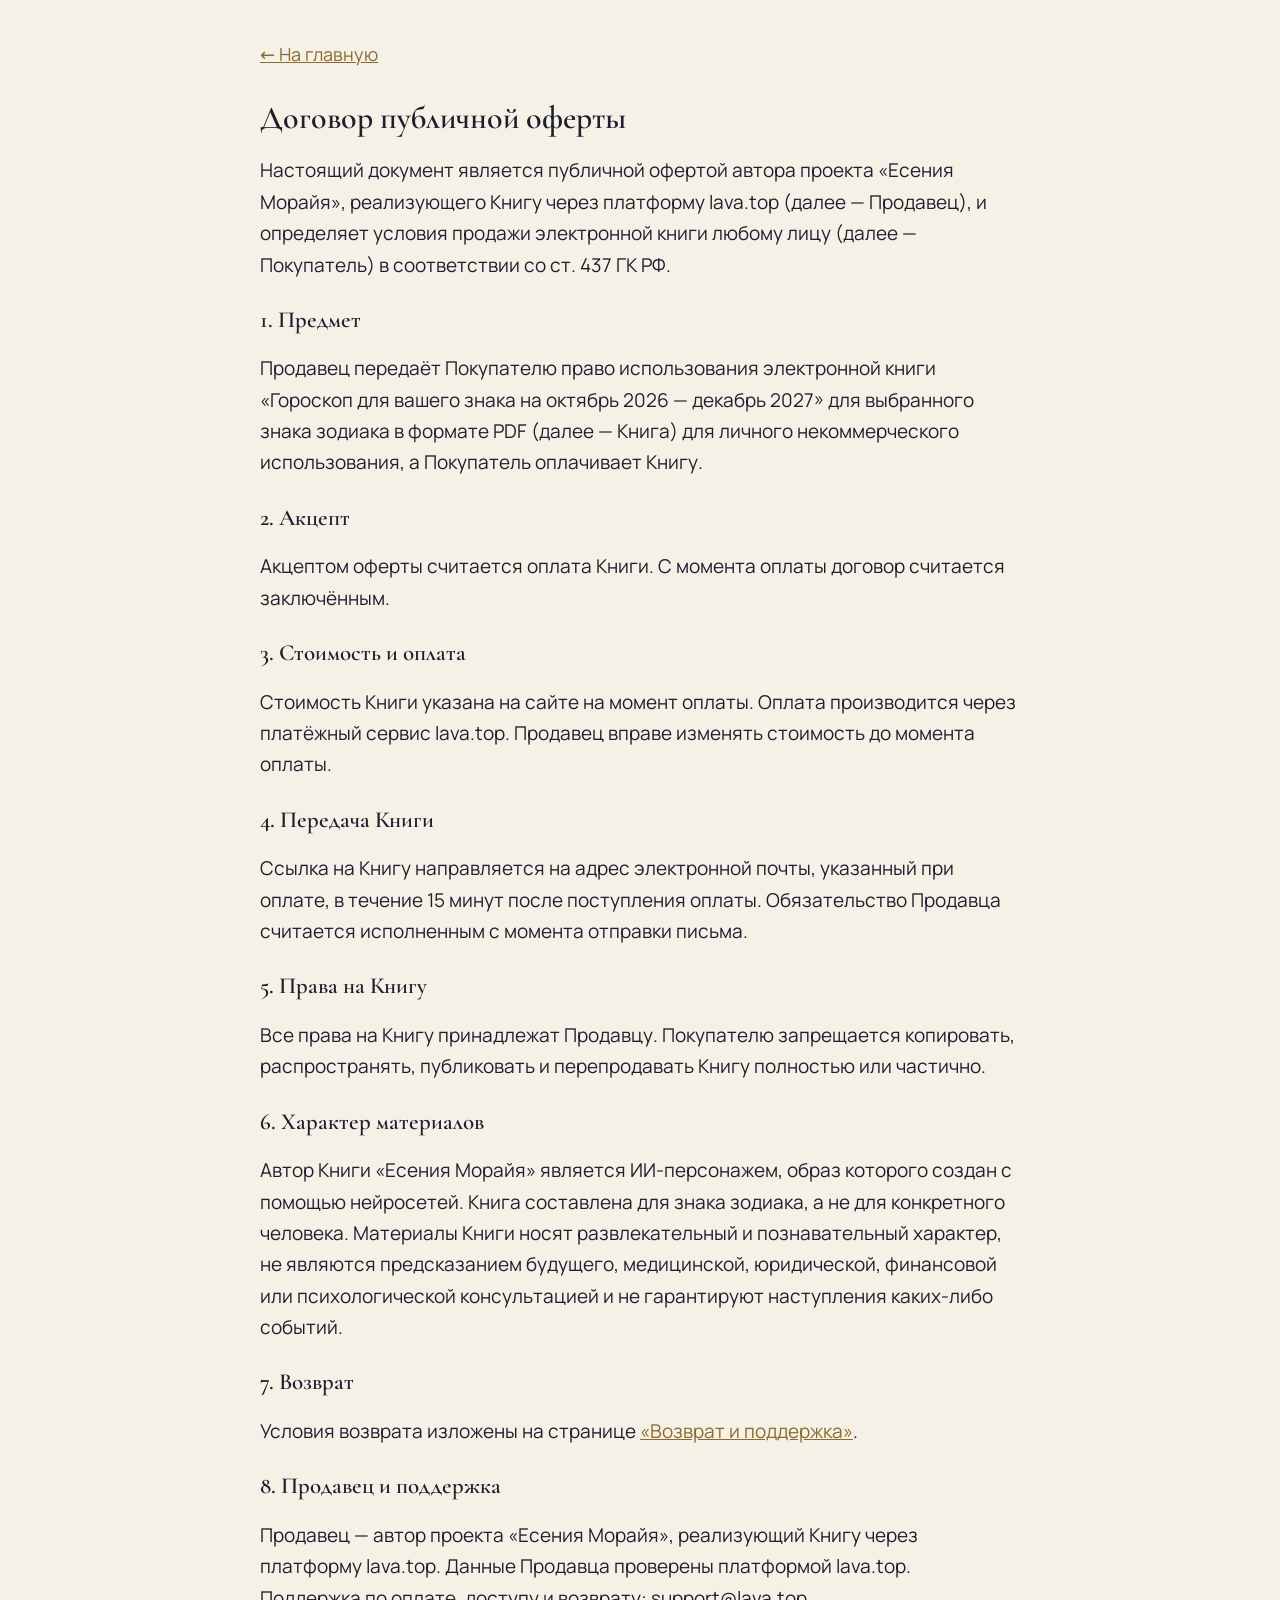
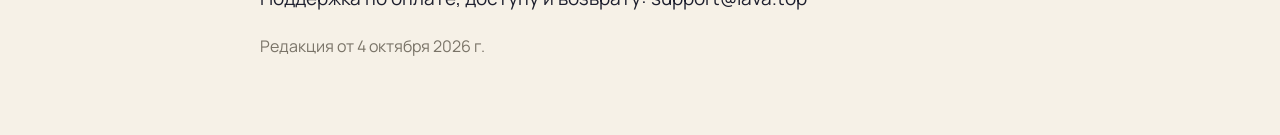
<file: oferta.html>
<!doctype html><html lang="ru"><head><meta charset="utf-8"><meta name="viewport" content="width=device-width,initial-scale=1"><title>Договор публичной оферты — Есения Морайя</title><style>body{margin:0;background:#f6f1e7;color:#1d1f2e;font:19px/1.65 Manrope,system-ui,sans-serif}.doc{max-width:760px;margin:0 auto;padding:28px 18px 60px}h1{font:600 32px/1.15 "Cormorant Garamond",Georgia,serif;margin:18px 0 18px}h2{font:600 23px/1.2 "Cormorant Garamond",Georgia,serif;margin:26px 0 6px}a{color:#8a6a2f}.back{display:inline-block;padding:12px 0;font-size:18px}.muted{color:#7a7468;font-size:16px}</style><link rel="stylesheet" href="fonts/fonts.css"></head><body><div class="doc"><a class="back" href="index.html">← На главную</a><h1>Договор публичной оферты</h1>
<p>Настоящий документ является публичной офертой автора проекта «Есения Морайя», реализующего Книгу через платформу lava.top (далее — Продавец), и определяет условия продажи электронной книги любому лицу (далее — Покупатель) в соответствии со ст. 437 ГК РФ.</p>
<h2>1. Предмет</h2><p>Продавец передаёт Покупателю право использования электронной книги «Гороскоп для вашего знака на октябрь 2026 — декабрь 2027» для выбранного знака зодиака в формате PDF (далее — Книга) для личного некоммерческого использования, а Покупатель оплачивает Книгу.</p>
<h2>2. Акцепт</h2><p>Акцептом оферты считается оплата Книги. С момента оплаты договор считается заключённым.</p>
<h2>3. Стоимость и оплата</h2><p>Стоимость Книги указана на сайте на момент оплаты. Оплата производится через платёжный сервис lava.top. Продавец вправе изменять стоимость до момента оплаты.</p>
<h2>4. Передача Книги</h2><p>Ссылка на Книгу направляется на адрес электронной почты, указанный при оплате, в течение 15 минут после поступления оплаты. Обязательство Продавца считается исполненным с момента отправки письма.</p>
<h2>5. Права на Книгу</h2><p>Все права на Книгу принадлежат Продавцу. Покупателю запрещается копировать, распространять, публиковать и перепродавать Книгу полностью или частично.</p>
<h2>6. Характер материалов</h2><p>Автор Книги «Есения Морайя» является ИИ-персонажем, образ которого создан с помощью нейросетей. Книга составлена для знака зодиака, а не для конкретного человека. Материалы Книги носят развлекательный и познавательный характер, не являются предсказанием будущего, медицинской, юридической, финансовой или психологической консультацией и не гарантируют наступления каких-либо событий.</p>
<h2>7. Возврат</h2><p>Условия возврата изложены на странице <a href="refund.html">«Возврат и поддержка»</a>.</p>
<h2>8. Продавец и поддержка</h2><p>Продавец — автор проекта «Есения Морайя», реализующий Книгу через платформу lava.top. Данные Продавца проверены платформой lava.top.<br>Поддержка по оплате, доступу и возврату: support@lava.top</p><p class="muted">Редакция от 4 октября 2026 г.</p></div></body></html>
</file>
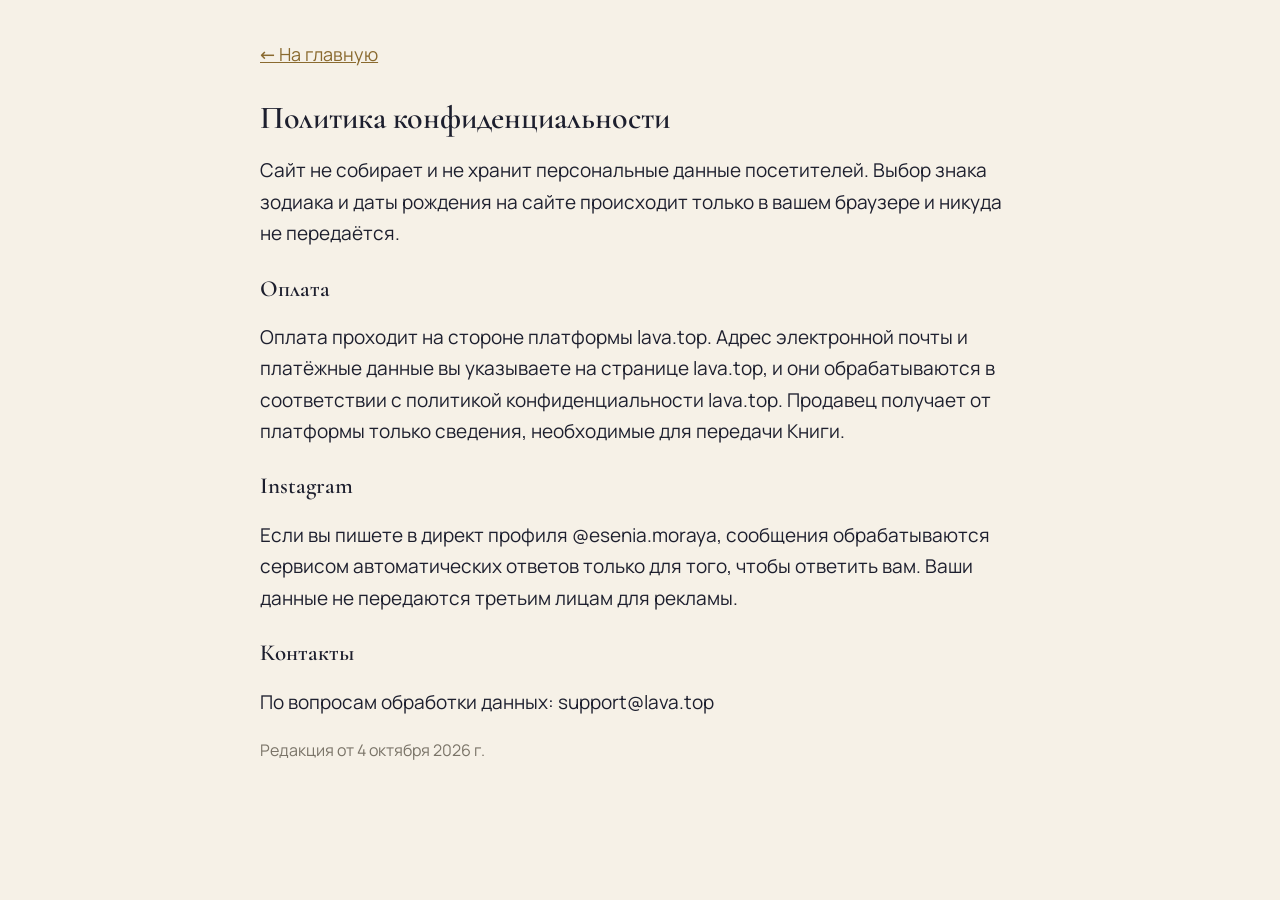
<file: privacy.html>
<!doctype html><html lang="ru"><head><meta charset="utf-8"><meta name="viewport" content="width=device-width,initial-scale=1"><title>Политика конфиденциальности — Есения Морайя</title><style>body{margin:0;background:#f6f1e7;color:#1d1f2e;font:19px/1.65 Manrope,system-ui,sans-serif}.doc{max-width:760px;margin:0 auto;padding:28px 18px 60px}h1{font:600 32px/1.15 "Cormorant Garamond",Georgia,serif;margin:18px 0 18px}h2{font:600 23px/1.2 "Cormorant Garamond",Georgia,serif;margin:26px 0 6px}a{color:#8a6a2f}.back{display:inline-block;padding:12px 0;font-size:18px}.muted{color:#7a7468;font-size:16px}</style><link rel="stylesheet" href="fonts/fonts.css"></head><body><div class="doc"><a class="back" href="index.html">← На главную</a><h1>Политика конфиденциальности</h1>
<p>Сайт не собирает и не хранит персональные данные посетителей. Выбор знака зодиака и даты рождения на сайте происходит только в вашем браузере и никуда не передаётся.</p>
<h2>Оплата</h2><p>Оплата проходит на стороне платформы lava.top. Адрес электронной почты и платёжные данные вы указываете на странице lava.top, и они обрабатываются в соответствии с политикой конфиденциальности lava.top. Продавец получает от платформы только сведения, необходимые для передачи Книги.</p>
<h2>Instagram</h2><p>Если вы пишете в директ профиля @esenia.moraya, сообщения обрабатываются сервисом автоматических ответов только для того, чтобы ответить вам. Ваши данные не передаются третьим лицам для рекламы.</p>
<h2>Контакты</h2><p>По вопросам обработки данных: support@lava.top</p><p class="muted">Редакция от 4 октября 2026 г.</p></div></body></html>
</file>
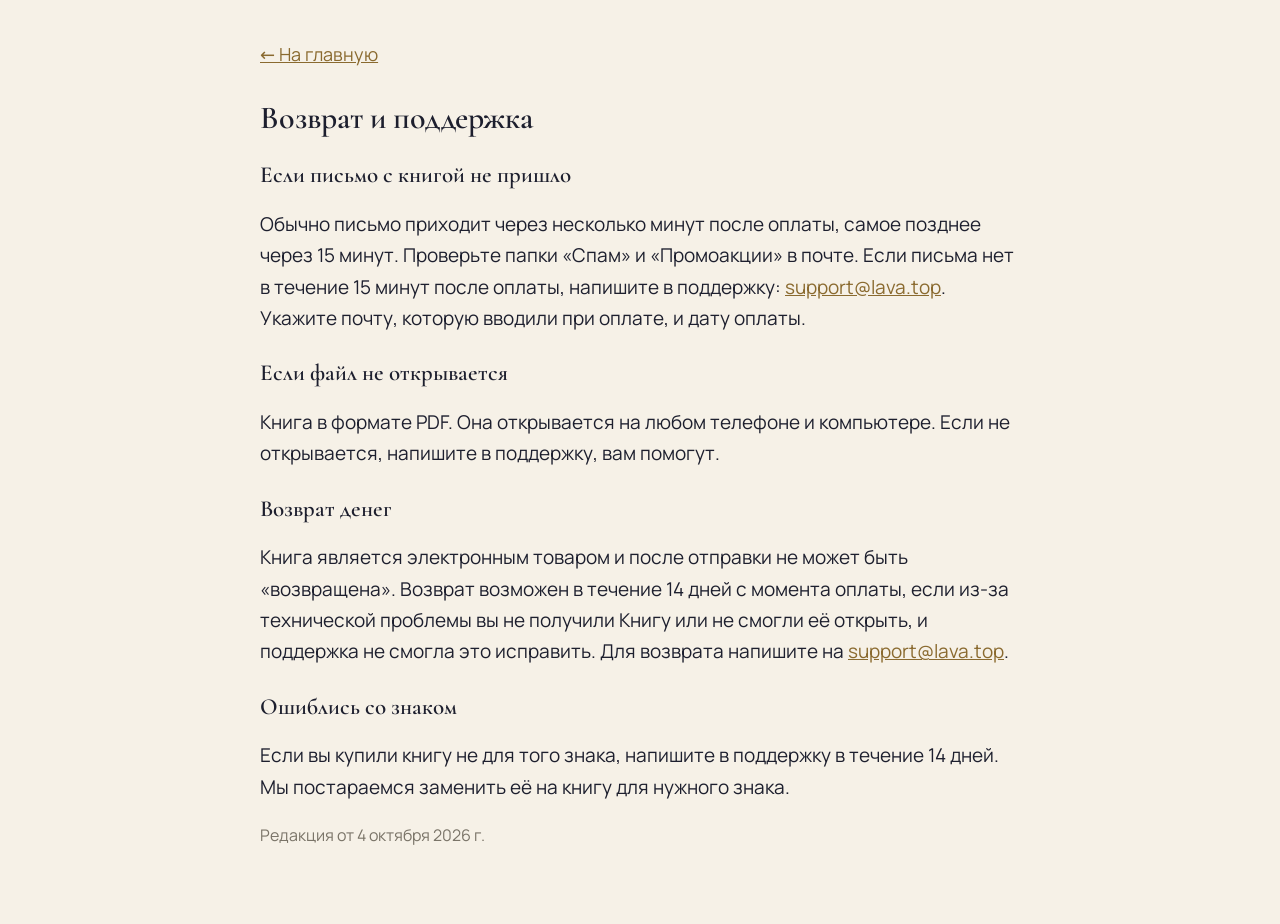
<file: refund.html>
<!doctype html><html lang="ru"><head><meta charset="utf-8"><meta name="viewport" content="width=device-width,initial-scale=1"><title>Возврат и поддержка — Есения Морайя</title><style>body{margin:0;background:#f6f1e7;color:#1d1f2e;font:19px/1.65 Manrope,system-ui,sans-serif}.doc{max-width:760px;margin:0 auto;padding:28px 18px 60px}h1{font:600 32px/1.15 "Cormorant Garamond",Georgia,serif;margin:18px 0 18px}h2{font:600 23px/1.2 "Cormorant Garamond",Georgia,serif;margin:26px 0 6px}a{color:#8a6a2f}.back{display:inline-block;padding:12px 0;font-size:18px}.muted{color:#7a7468;font-size:16px}</style><link rel="stylesheet" href="fonts/fonts.css"></head><body><div class="doc"><a class="back" href="index.html">← На главную</a><h1>Возврат и поддержка</h1>
<h2>Если письмо с книгой не пришло</h2><p>Обычно письмо приходит через несколько минут после оплаты, самое позднее через 15 минут. Проверьте папки «Спам» и «Промоакции» в почте. Если письма нет в течение 15 минут после оплаты, напишите в поддержку: <a href="mailto:support@lava.top">support@lava.top</a>. Укажите почту, которую вводили при оплате, и дату оплаты.</p>
<h2>Если файл не открывается</h2><p>Книга в формате PDF. Она открывается на любом телефоне и компьютере. Если не открывается, напишите в поддержку, вам помогут.</p>
<h2>Возврат денег</h2><p>Книга является электронным товаром и после отправки не может быть «возвращена». Возврат возможен в течение 14 дней с момента оплаты, если из-за технической проблемы вы не получили Книгу или не смогли её открыть, и поддержка не смогла это исправить. Для возврата напишите на <a href="mailto:support@lava.top">support@lava.top</a>.</p>
<h2>Ошиблись со знаком</h2><p>Если вы купили книгу не для того знака, напишите в поддержку в течение 14 дней. Мы постараемся заменить её на книгу для нужного знака.</p><p class="muted">Редакция от 4 октября 2026 г.</p></div></body></html>
</file>
<file: fonts/fonts.css>
@font-face{font-family:'Cormorant Garamond';font-style:italic;font-weight:400;font-display:swap;src:url('CormorantGaramond-400i-cyrillic.woff2') format('woff2');unicode-range:U+0301, U+0400-045F, U+0490-0491, U+04B0-04B1, U+2116;}
@font-face{font-family:'Cormorant Garamond';font-style:italic;font-weight:400;font-display:swap;src:url('CormorantGaramond-400i-latin.woff2') format('woff2');unicode-range:U+0000-00FF, U+0131, U+0152-0153, U+02BB-02BC, U+02C6, U+02DA, U+02DC, U+0304, U+0308, U+0329, U+2000-206F, U+20AC, U+2122, U+2191, U+2193, U+2212, U+2215, U+FEFF, U+FFFD;}
@font-face{font-family:'Cormorant Garamond';font-style:italic;font-weight:500;font-display:swap;src:url('CormorantGaramond-500i-cyrillic.woff2') format('woff2');unicode-range:U+0301, U+0400-045F, U+0490-0491, U+04B0-04B1, U+2116;}
@font-face{font-family:'Cormorant Garamond';font-style:italic;font-weight:500;font-display:swap;src:url('CormorantGaramond-500i-latin.woff2') format('woff2');unicode-range:U+0000-00FF, U+0131, U+0152-0153, U+02BB-02BC, U+02C6, U+02DA, U+02DC, U+0304, U+0308, U+0329, U+2000-206F, U+20AC, U+2122, U+2191, U+2193, U+2212, U+2215, U+FEFF, U+FFFD;}
@font-face{font-family:'Cormorant Garamond';font-style:normal;font-weight:400;font-display:swap;src:url('CormorantGaramond-400-cyrillic.woff2') format('woff2');unicode-range:U+0301, U+0400-045F, U+0490-0491, U+04B0-04B1, U+2116;}
@font-face{font-family:'Cormorant Garamond';font-style:normal;font-weight:400;font-display:swap;src:url('CormorantGaramond-400-latin.woff2') format('woff2');unicode-range:U+0000-00FF, U+0131, U+0152-0153, U+02BB-02BC, U+02C6, U+02DA, U+02DC, U+0304, U+0308, U+0329, U+2000-206F, U+20AC, U+2122, U+2191, U+2193, U+2212, U+2215, U+FEFF, U+FFFD;}
@font-face{font-family:'Cormorant Garamond';font-style:normal;font-weight:500;font-display:swap;src:url('CormorantGaramond-500-cyrillic.woff2') format('woff2');unicode-range:U+0301, U+0400-045F, U+0490-0491, U+04B0-04B1, U+2116;}
@font-face{font-family:'Cormorant Garamond';font-style:normal;font-weight:500;font-display:swap;src:url('CormorantGaramond-500-latin.woff2') format('woff2');unicode-range:U+0000-00FF, U+0131, U+0152-0153, U+02BB-02BC, U+02C6, U+02DA, U+02DC, U+0304, U+0308, U+0329, U+2000-206F, U+20AC, U+2122, U+2191, U+2193, U+2212, U+2215, U+FEFF, U+FFFD;}
@font-face{font-family:'Cormorant Garamond';font-style:normal;font-weight:600;font-display:swap;src:url('CormorantGaramond-600-cyrillic.woff2') format('woff2');unicode-range:U+0301, U+0400-045F, U+0490-0491, U+04B0-04B1, U+2116;}
@font-face{font-family:'Cormorant Garamond';font-style:normal;font-weight:600;font-display:swap;src:url('CormorantGaramond-600-latin.woff2') format('woff2');unicode-range:U+0000-00FF, U+0131, U+0152-0153, U+02BB-02BC, U+02C6, U+02DA, U+02DC, U+0304, U+0308, U+0329, U+2000-206F, U+20AC, U+2122, U+2191, U+2193, U+2212, U+2215, U+FEFF, U+FFFD;}
@font-face{font-family:'Manrope';font-style:normal;font-weight:300;font-display:swap;src:url('Manrope-300-cyrillic.woff2') format('woff2');unicode-range:U+0301, U+0400-045F, U+0490-0491, U+04B0-04B1, U+2116;}
@font-face{font-family:'Manrope';font-style:normal;font-weight:300;font-display:swap;src:url('Manrope-300-latin.woff2') format('woff2');unicode-range:U+0000-00FF, U+0131, U+0152-0153, U+02BB-02BC, U+02C6, U+02DA, U+02DC, U+0304, U+0308, U+0329, U+2000-206F, U+20AC, U+2122, U+2191, U+2193, U+2212, U+2215, U+FEFF, U+FFFD;}
@font-face{font-family:'Manrope';font-style:normal;font-weight:400;font-display:swap;src:url('Manrope-400-cyrillic.woff2') format('woff2');unicode-range:U+0301, U+0400-045F, U+0490-0491, U+04B0-04B1, U+2116;}
@font-face{font-family:'Manrope';font-style:normal;font-weight:400;font-display:swap;src:url('Manrope-400-latin.woff2') format('woff2');unicode-range:U+0000-00FF, U+0131, U+0152-0153, U+02BB-02BC, U+02C6, U+02DA, U+02DC, U+0304, U+0308, U+0329, U+2000-206F, U+20AC, U+2122, U+2191, U+2193, U+2212, U+2215, U+FEFF, U+FFFD;}
@font-face{font-family:'Manrope';font-style:normal;font-weight:500;font-display:swap;src:url('Manrope-500-cyrillic.woff2') format('woff2');unicode-range:U+0301, U+0400-045F, U+0490-0491, U+04B0-04B1, U+2116;}
@font-face{font-family:'Manrope';font-style:normal;font-weight:500;font-display:swap;src:url('Manrope-500-latin.woff2') format('woff2');unicode-range:U+0000-00FF, U+0131, U+0152-0153, U+02BB-02BC, U+02C6, U+02DA, U+02DC, U+0304, U+0308, U+0329, U+2000-206F, U+20AC, U+2122, U+2191, U+2193, U+2212, U+2215, U+FEFF, U+FFFD;}
@font-face{font-family:'Manrope';font-style:normal;font-weight:600;font-display:swap;src:url('Manrope-600-cyrillic.woff2') format('woff2');unicode-range:U+0301, U+0400-045F, U+0490-0491, U+04B0-04B1, U+2116;}
@font-face{font-family:'Manrope';font-style:normal;font-weight:600;font-display:swap;src:url('Manrope-600-latin.woff2') format('woff2');unicode-range:U+0000-00FF, U+0131, U+0152-0153, U+02BB-02BC, U+02C6, U+02DA, U+02DC, U+0304, U+0308, U+0329, U+2000-206F, U+20AC, U+2122, U+2191, U+2193, U+2212, U+2215, U+FEFF, U+FFFD;}
</file>
